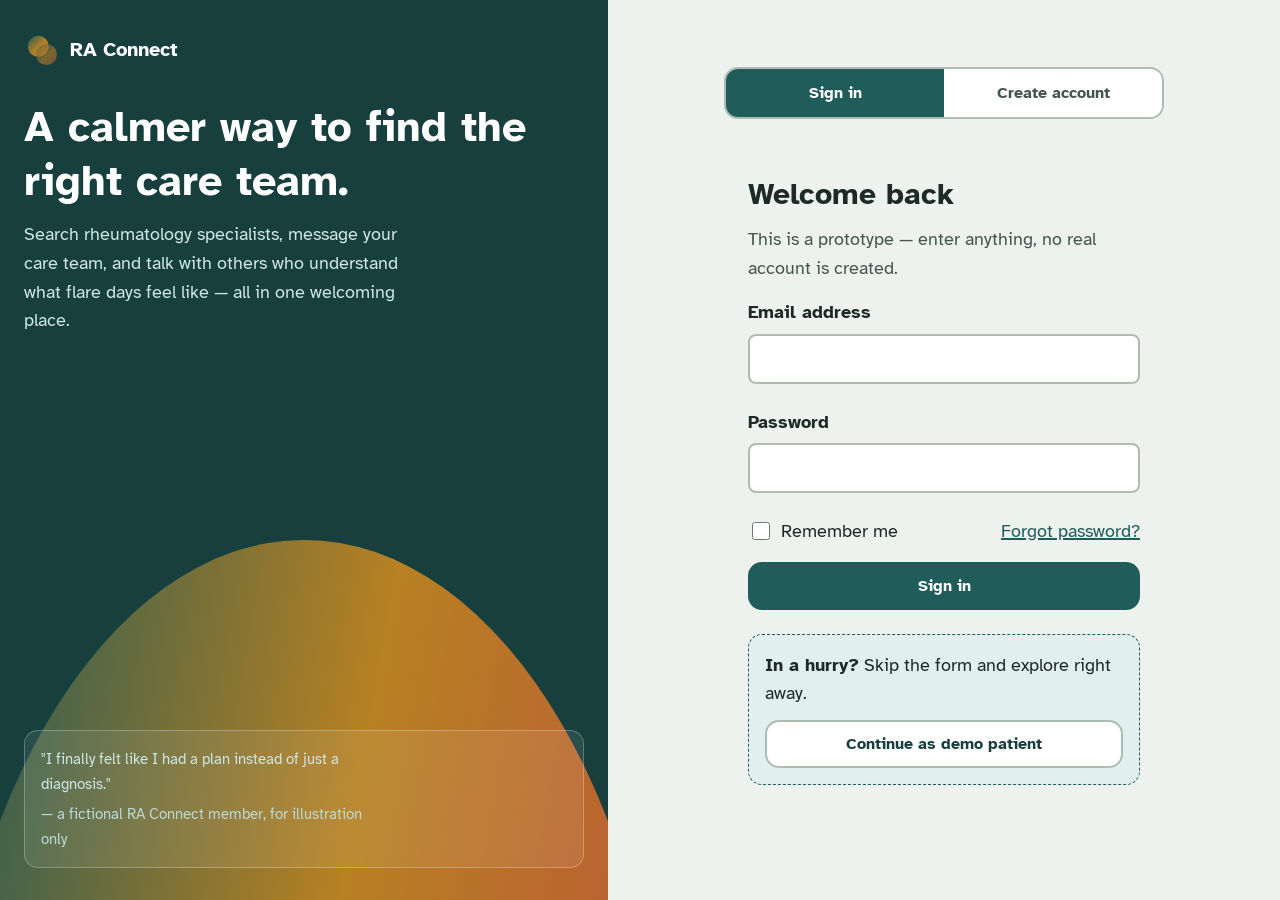
<file: index.html>
<!DOCTYPE html>
<html lang="en">
<head>
  <meta charset="UTF-8" />
  <meta name="viewport" content="width=device-width, initial-scale=1.0" />
  <title>Sign in — RA Connect</title>
  <meta name="description" content="RA Connect prototype — find rheumatoid arthritis specialists and connect with a supportive community." />
  <link rel="stylesheet" href="css/styles.css" />
  <link rel="stylesheet" href="css/pages.css" />
</head>
<body>
  <a class="skip-link" href="#main-content">Skip to main content</a>

  <div class="auth-shell">
    <section class="auth-promo" aria-hidden="false">
      <div class="auth-promo__top">
        <span class="brand">
          <svg class="brand__mark" viewBox="0 0 48 48" role="img" aria-label="RA Connect logo">
            <defs>
              <linearGradient id="logoGradient" x1="0%" y1="0%" x2="100%" y2="100%">
                <stop offset="0%" stop-color="#1f5c5a" />
                <stop offset="55%" stop-color="#c9881f" />
                <stop offset="100%" stop-color="#cf5a36" />
              </linearGradient>
            </defs>
            <circle cx="19" cy="19" r="14" fill="url(#logoGradient)" opacity="0.9" />
            <circle cx="30" cy="30" r="14" fill="url(#logoGradient)" opacity="0.55" />
          </svg>
          RA Connect
        </span>
        <h1>A calmer way to find the right care team.</h1>
        <p>Search rheumatology specialists, message your care team, and talk with others who understand what flare days feel like — all in one welcoming place.</p>
      </div>

      <div class="auth-promo__quote">
        <p class="mb-0">"I finally felt like I had a plan instead of just a diagnosis."</p>
        <p class="mb-0 text-soft" style="color:#bcd9d5; margin-top:0.4rem;">— a fictional RA Connect member, for illustration only</p>
      </div>

      <div class="auth-promo__arc" aria-hidden="true"></div>
    </section>

    <section class="auth-form-area">
      <div class="auth-card">
        <div class="auth-tabs" role="tablist" aria-label="Choose sign in or create account">
          <button type="button" role="tab" id="tab-signin" aria-selected="true" aria-controls="panel-signin" data-panel="signin">Sign in</button>
          <button type="button" role="tab" id="tab-signup" aria-selected="false" aria-controls="panel-signup" data-panel="signup">Create account</button>
        </div>

        <main id="main-content">
          <div id="panel-signin" class="auth-panel" role="tabpanel" aria-labelledby="tab-signin">
            <h2>Welcome back</h2>
            <p class="text-soft">This is a prototype — enter anything, no real account is created.</p>

            <form id="signin-form" novalidate>
              <div class="field">
                <label for="signin-email">Email address</label>
                <input type="email" id="signin-email" name="email" data-required autocomplete="email" />
                <p class="field-error" role="alert"></p>
              </div>

              <div class="field">
                <label for="signin-password">Password</label>
                <input type="password" id="signin-password" name="password" data-required autocomplete="current-password" />
                <p class="field-error" role="alert"></p>
              </div>

              <div class="row between" style="margin-bottom: 1rem;">
                <label class="row gap-1" style="font-weight:400;">
                  <input type="checkbox" style="width:18px;height:18px;" /> Remember me
                </label>
                <a href="#" onclick="alert('This is a prototype, so password recovery isn\'t wired up yet.'); return false;">Forgot password?</a>
              </div>

              <button type="submit" class="btn btn-primary btn-block">Sign in</button>
            </form>

            <div class="demo-callout">
              <p class="mb-0"><strong>In a hurry?</strong> Skip the form and explore right away.</p>
              <button type="button" id="demo-btn" class="btn btn-secondary btn-block" style="margin-top:0.75rem;">Continue as demo patient</button>
            </div>
          </div>

          <div id="panel-signup" class="auth-panel" role="tabpanel" aria-labelledby="tab-signup" hidden>
            <h2>Create your account</h2>
            <p class="text-soft">This is a prototype — nothing you enter is stored anywhere except your own browser.</p>

            <form id="signup-form" novalidate>
              <div class="field">
                <label for="signup-name">Full name</label>
                <input type="text" id="signup-name" name="name" data-required autocomplete="name" />
                <p class="field-error" role="alert"></p>
              </div>

              <div class="field">
                <label for="signup-email">Email address</label>
                <input type="email" id="signup-email" name="email" data-required autocomplete="email" />
                <p class="field-error" role="alert"></p>
              </div>

              <div class="field">
                <label for="signup-password">Create a password</label>
                <input type="password" id="signup-password" name="password" data-required autocomplete="new-password" />
                <p class="hint">Use at least 8 characters. This demo doesn't check strength.</p>
                <p class="field-error" role="alert"></p>
              </div>

              <div class="checkbox-row">
                <input type="checkbox" id="signup-terms" data-required />
                <label for="signup-terms" style="font-weight:400;">I understand this is a prototype and won't enter real medical information.</label>
                <p class="field-error" role="alert"></p>
              </div>

              <button type="submit" class="btn btn-primary btn-block">Create account</button>
            </form>
          </div>
        </main>
      </div>
    </section>
  </div>

  <script src="js/auth.js"></script>
</body>
</html>
</file>
<file: css/styles.css>
/* =========================================================
   RA Connect — Design tokens & base styles
   Design concept: "Daybreak" — moving from morning stiffness
   into an easier day. A calm, low-stimulation palette with
   one warm gradient signature, large touch targets, and
   Atkinson Hyperlegible (built for low-vision readability)
   as the typeface throughout.
   ========================================================= */

@import url('https://fonts.googleapis.com/css2?family=Atkinson+Hyperlegible:ital,wght@0,400;0,700;1,400&family=IBM+Plex+Mono:wght@500;600&display=swap');

:root {
  /* Color tokens */
  --ink: #1e2a28;
  --ink-soft: #44544f;
  --surface-bg: #eef2ef;
  --surface-card: #ffffff;
  --surface-sunken: #e3e9e4;
  --border: #d3ddd6;
  --border-strong: #aebcb3;

  --teal-deep: #1f5c5a;
  --teal-deeper: #163f3e;
  --teal-tint: #e1efee;

  --gold-warm: #c9881f;
  --gold-tint: #fbeed4;

  --coral-warm: #cf5a36;
  --coral-tint: #fbe6dd;

  --success: #2e7d52;
  --success-tint: #e2f1e8;
  --danger: #b3261e;
  --danger-tint: #fbe6e4;

  --focus-ring: #0c4f8c;

  /* Gradient signature: "Daybreak" */
  --daybreak: linear-gradient(100deg, var(--teal-deep) 0%, var(--gold-warm) 55%, var(--coral-warm) 100%);

  /* Type */
  --font-body: "Atkinson Hyperlegible", system-ui, -apple-system, "Segoe UI", sans-serif;
  --font-label: "IBM Plex Mono", "Courier New", monospace;

  /* Spacing & shape */
  --radius-sm: 8px;
  --radius-md: 14px;
  --radius-lg: 22px;
  --space-1: 0.5rem;
  --space-2: 0.75rem;
  --space-3: 1rem;
  --space-4: 1.5rem;
  --space-5: 2rem;
  --space-6: 3rem;

  --shadow-card: 0 2px 4px rgba(20, 35, 33, 0.06), 0 8px 24px rgba(20, 35, 33, 0.07);
  --max-content: 1120px;
}

/* ---------- Reset ---------- */
*,
*::before,
*::after {
  box-sizing: border-box;
}

html {
  -webkit-text-size-adjust: 100%;
}

body {
  margin: 0;
  background: var(--surface-bg);
  color: var(--ink);
  font-family: var(--font-body);
  font-size: 18px;
  line-height: 1.6;
  -webkit-font-smoothing: antialiased;
}

img,
svg {
  max-width: 100%;
  display: block;
}

h1, h2, h3, h4 {
  line-height: 1.25;
  font-weight: 700;
  margin: 0 0 var(--space-2);
}

h1 { font-size: clamp(1.9rem, 2.4vw + 1rem, 2.7rem); }
h2 { font-size: clamp(1.5rem, 1.4vw + 1rem, 1.9rem); }
h3 { font-size: 1.25rem; }

p { margin: 0 0 var(--space-3); }

a {
  color: var(--teal-deep);
  text-decoration-thickness: 2px;
}

ul { margin: 0; padding: 0; }
li { list-style: none; }

button {
  font-family: inherit;
}

/* ---------- Accessibility helpers ---------- */
.skip-link {
  position: absolute;
  left: -999px;
  top: 0;
  background: var(--teal-deeper);
  color: #fff;
  padding: 0.75rem 1.25rem;
  border-radius: 0 0 var(--radius-sm) 0;
  z-index: 100;
  font-weight: 700;
}
.skip-link:focus {
  left: 0;
}

.visually-hidden {
  position: absolute !important;
  width: 1px; height: 1px;
  overflow: hidden;
  clip: rect(0 0 0 0);
  white-space: nowrap;
}

:focus-visible {
  outline: 3px solid var(--focus-ring);
  outline-offset: 3px;
  border-radius: 4px;
}

@media (prefers-reduced-motion: reduce) {
  *, *::before, *::after {
    animation-duration: 0.001ms !important;
    animation-iteration-count: 1 !important;
    transition-duration: 0.001ms !important;
    scroll-behavior: auto !important;
  }
}

/* ---------- Layout shell ---------- */
.app-header {
  background: var(--surface-card);
  border-bottom: 1px solid var(--border);
}

.app-header__bar {
  max-width: var(--max-content);
  margin: 0 auto;
  display: flex;
  align-items: center;
  justify-content: space-between;
  gap: var(--space-3);
  padding: var(--space-3) var(--space-4);
}

.brand {
  display: flex;
  align-items: center;
  gap: 0.6rem;
  font-weight: 700;
  font-size: 1.25rem;
  color: var(--ink);
  text-decoration: none;
}

.brand:hover { color: var(--teal-deep); }

.brand__mark {
  width: 36px;
  height: 36px;
  flex-shrink: 0;
}

.main-nav {
  display: flex;
  align-items: center;
  gap: var(--space-1);
}

.main-nav__list {
  display: flex;
  gap: 0.25rem;
}

.main-nav__link {
  display: inline-flex;
  align-items: center;
  gap: 0.4rem;
  padding: 0.6rem 0.9rem;
  border-radius: var(--radius-sm);
  color: var(--ink-soft);
  text-decoration: none;
  font-weight: 700;
  min-height: 44px;
}

.main-nav__link:hover {
  background: var(--teal-tint);
  color: var(--teal-deeper);
}

.main-nav__link[aria-current="page"] {
  background: var(--teal-deep);
  color: #fff;
}

.nav-toggle {
  display: none;
}

.disclaimer-banner {
  background: var(--gold-tint);
  border-bottom: 1px solid var(--border);
  color: var(--ink);
}

.disclaimer-banner__inner {
  max-width: var(--max-content);
  margin: 0 auto;
  padding: 0.6rem 1.5rem;
  font-size: 0.92rem;
  display: flex;
  gap: 0.5rem;
  align-items: flex-start;
}

.disclaimer-banner strong { color: var(--teal-deeper); }

main {
  max-width: var(--max-content);
  margin: 0 auto;
  padding: var(--space-5) var(--space-4) var(--space-6);
}

.app-footer {
  border-top: 1px solid var(--border);
  background: var(--surface-card);
  margin-top: auto;
}

.app-footer__inner {
  max-width: var(--max-content);
  margin: 0 auto;
  padding: var(--space-4);
  font-size: 0.9rem;
  color: var(--ink-soft);
  display: flex;
  flex-wrap: wrap;
  gap: var(--space-2);
  justify-content: space-between;
}

.page-shell {
  min-height: 100vh;
  display: flex;
  flex-direction: column;
}

/* ---------- Daybreak accent ---------- */
.daybreak-bar {
  height: 6px;
  background: var(--daybreak);
}

.daybreak-arc {
  display: block;
  width: 100%;
}

/* ---------- Eyebrow / label ---------- */
.eyebrow {
  font-family: var(--font-label);
  text-transform: uppercase;
  letter-spacing: 0.08em;
  font-size: 0.74rem;
  font-weight: 600;
  color: var(--teal-deeper);
}

/* ---------- Buttons ---------- */
.btn {
  display: inline-flex;
  align-items: center;
  justify-content: center;
  gap: 0.5rem;
  min-height: 48px;
  padding: 0.7rem 1.4rem;
  border-radius: var(--radius-md);
  border: 2px solid transparent;
  font-weight: 700;
  font-size: 1rem;
  cursor: pointer;
  text-decoration: none;
  transition: transform 0.08s ease, background-color 0.15s ease, box-shadow 0.15s ease;
}

.btn:active { transform: translateY(1px); }

.btn-primary {
  background: var(--teal-deep);
  color: #fff;
}
.btn-primary:hover { background: var(--teal-deeper); }

.btn-secondary {
  background: var(--surface-card);
  color: var(--teal-deeper);
  border-color: var(--border-strong);
}
.btn-secondary:hover { background: var(--teal-tint); }

.btn-ghost {
  background: transparent;
  color: var(--ink-soft);
}
.btn-ghost:hover { background: var(--surface-sunken); }

.btn-danger-ghost {
  background: transparent;
  color: var(--danger);
}
.btn-danger-ghost:hover { background: var(--danger-tint); }

.btn-block { width: 100%; }

.btn[disabled] {
  opacity: 0.55;
  cursor: not-allowed;
}

.btn-sm {
  min-height: 40px;
  padding: 0.45rem 0.9rem;
  font-size: 0.92rem;
}

/* ---------- Forms ---------- */
.field {
  margin-bottom: var(--space-4);
}

.field label {
  display: block;
  font-weight: 700;
  margin-bottom: 0.4rem;
}

.field .hint {
  font-size: 0.85rem;
  color: var(--ink-soft);
  margin-top: 0.3rem;
}

.field input[type="text"],
.field input[type="email"],
.field input[type="password"],
.field input[type="search"],
.field input[type="tel"],
.field select,
.field textarea {
  width: 100%;
  min-height: 50px;
  padding: 0.7rem 0.9rem;
  border: 2px solid var(--border-strong);
  border-radius: var(--radius-sm);
  background: var(--surface-card);
  color: var(--ink);
  font-family: inherit;
  font-size: 1rem;
}

.field textarea {
  min-height: 110px;
  resize: vertical;
}

.field input:focus-visible,
.field select:focus-visible,
.field textarea:focus-visible {
  border-color: var(--focus-ring);
}

.field-error {
  color: var(--danger);
  font-weight: 700;
  font-size: 0.88rem;
  margin-top: 0.35rem;
  display: none;
}

.field.has-error input,
.field.has-error textarea {
  border-color: var(--danger);
}

.field.has-error .field-error {
  display: block;
}

.checkbox-row {
  display: flex;
  align-items: flex-start;
  gap: 0.6rem;
  margin-bottom: var(--space-3);
}

.checkbox-row.has-error input[type="checkbox"] {
  outline: 2px solid var(--danger);
  outline-offset: 2px;
}

.checkbox-row.has-error .field-error {
  display: block;
  margin-top: 0;
  flex-basis: 100%;
}

.checkbox-row input[type="checkbox"] {
  width: 22px;
  height: 22px;
  margin-top: 0.1rem;
  accent-color: var(--teal-deep);
  flex-shrink: 0;
}

.form-status {
  border-radius: var(--radius-sm);
  padding: 0.8rem 1rem;
  font-weight: 700;
  margin-bottom: var(--space-3);
}
.form-status.success { background: var(--success-tint); color: var(--success); }
.form-status.error { background: var(--danger-tint); color: var(--danger); }

/* ---------- Cards ---------- */
.card {
  background: var(--surface-card);
  border: 1px solid var(--border);
  border-radius: var(--radius-lg);
  box-shadow: var(--shadow-card);
}

.card-pad { padding: var(--space-4); }

/* ---------- Pills / badges ---------- */
.pill {
  display: inline-flex;
  align-items: center;
  gap: 0.3rem;
  font-family: var(--font-label);
  font-size: 0.72rem;
  font-weight: 600;
  letter-spacing: 0.04em;
  text-transform: uppercase;
  padding: 0.3rem 0.65rem;
  border-radius: 999px;
}

.pill-teal { background: var(--teal-tint); color: var(--teal-deeper); }
.pill-gold { background: var(--gold-tint); color: #7a5310; }
.pill-coral { background: var(--coral-tint); color: var(--coral-warm); }
.pill-success { background: var(--success-tint); color: var(--success); }
.pill-outline { background: transparent; border: 1.5px solid var(--border-strong); color: var(--ink-soft); }

/* ---------- Avatar ---------- */
.avatar {
  border-radius: 50%;
  display: inline-flex;
  align-items: center;
  justify-content: center;
  color: #fff;
  font-weight: 700;
  font-family: var(--font-label);
  flex-shrink: 0;
}

.avatar-md { width: 56px; height: 56px; font-size: 1.05rem; }
.avatar-sm { width: 40px; height: 40px; font-size: 0.85rem; }
.avatar-lg { width: 72px; height: 72px; font-size: 1.3rem; }

/* ---------- Utility ---------- */
.stack { display: flex; flex-direction: column; }
.gap-1 { gap: var(--space-1); }
.gap-2 { gap: var(--space-2); }
.gap-3 { gap: var(--space-3); }
.gap-4 { gap: var(--space-4); }
.row { display: flex; align-items: center; }
.row-wrap { display: flex; flex-wrap: wrap; }
.between { justify-content: space-between; }
.center { align-items: center; }
.text-soft { color: var(--ink-soft); }
.mt-0 { margin-top: 0; }
.mb-0 { margin-bottom: 0; }
.sr-live { position: absolute; left: -9999px; }

.empty-state {
  text-align: center;
  padding: var(--space-6) var(--space-4);
  color: var(--ink-soft);
}
.empty-state h3 { color: var(--ink); }

/* ---------- Responsive ---------- */
@media (max-width: 760px) {
  .main-nav__list {
    position: absolute;
    top: 100%;
    left: 0;
    right: 0;
    background: var(--surface-card);
    border-bottom: 1px solid var(--border);
    flex-direction: column;
    padding: var(--space-2);
    display: none;
    box-shadow: var(--shadow-card);
  }
  .main-nav__list.is-open { display: flex; }
  .main-nav__link { width: 100%; }
  .nav-toggle {
    display: inline-flex;
    align-items: center;
    justify-content: center;
    width: 48px;
    height: 48px;
    border-radius: var(--radius-sm);
    border: 2px solid var(--border-strong);
    background: var(--surface-card);
  }
  .app-header__bar { position: relative; }
  main { padding: var(--space-4) var(--space-3) var(--space-5); }
}
</file>
<file: css/pages.css>
/* =========================================================
   RA Connect — page-specific layouts
   ========================================================= */

/* ---------- Auth (sign in / create account) ---------- */
.auth-shell {
  min-height: 100vh;
  display: grid;
  grid-template-columns: 1fr;
}

@media (min-width: 880px) {
  .auth-shell { grid-template-columns: 0.95fr 1.05fr; }
}

.auth-promo {
  background: var(--teal-deeper);
  color: #fff;
  padding: var(--space-5) var(--space-4);
  display: flex;
  flex-direction: column;
  justify-content: space-between;
  position: relative;
  overflow: hidden;
}

.auth-promo__top { position: relative; z-index: 2; }
.auth-promo .brand { color: #fff; margin-bottom: var(--space-5); }
.auth-promo h1 { color: #fff; max-width: 18ch; }
.auth-promo p { color: #cfe6e3; max-width: 34ch; }

.auth-promo__arc {
  position: absolute;
  inset: auto -10% -30% -10%;
  height: 70%;
  background: var(--daybreak);
  opacity: 0.9;
  border-radius: 50% 50% 0 0 / 100% 100% 0 0;
  z-index: 1;
}

.auth-promo__quote {
  position: relative;
  z-index: 2;
  background: rgba(255,255,255,0.08);
  border: 1px solid rgba(255,255,255,0.25);
  border-radius: var(--radius-md);
  padding: var(--space-3);
  font-size: 0.95rem;
}

.auth-form-area {
  display: flex;
  align-items: center;
  justify-content: center;
  padding: var(--space-5) var(--space-4);
}

.auth-card {
  width: 100%;
  max-width: 440px;
}

.auth-tabs {
  display: flex;
  border: 2px solid var(--border-strong);
  border-radius: var(--radius-md);
  overflow: hidden;
  margin-bottom: var(--space-4);
}

.auth-tabs button {
  flex: 1;
  background: var(--surface-card);
  border: none;
  padding: 0.75rem;
  font-weight: 700;
  font-size: 1rem;
  min-height: 48px;
  cursor: pointer;
  color: var(--ink-soft);
}

.auth-tabs button[aria-selected="true"] {
  background: var(--teal-deep);
  color: #fff;
}

.auth-panel[hidden] { display: none; }

.demo-callout {
  background: var(--teal-tint);
  border: 1px dashed var(--teal-deep);
  border-radius: var(--radius-md);
  padding: var(--space-3);
  margin-top: var(--space-4);
}

/* ---------- Dashboard ---------- */
.welcome-banner {
  background: var(--surface-card);
  border: 1px solid var(--border);
  border-radius: var(--radius-lg);
  box-shadow: var(--shadow-card);
  padding: var(--space-4);
  margin-bottom: var(--space-5);
  position: relative;
  overflow: hidden;
}

.welcome-banner .daybreak-bar {
  position: absolute;
  top: 0; left: 0; right: 0;
  border-radius: var(--radius-lg) var(--radius-lg) 0 0;
}

.welcome-banner__body { margin-top: var(--space-2); }

.tile-grid {
  display: grid;
  grid-template-columns: repeat(3, 1fr);
  gap: var(--space-4);
  margin-bottom: var(--space-5);
}

@media (max-width: 880px) {
  .tile-grid { grid-template-columns: 1fr; }
}

.tile {
  display: block;
  background: var(--surface-card);
  border: 1px solid var(--border);
  border-radius: var(--radius-lg);
  box-shadow: var(--shadow-card);
  padding: var(--space-4);
  text-decoration: none;
  color: var(--ink);
  transition: transform 0.12s ease, box-shadow 0.12s ease;
}

.tile:hover {
  transform: translateY(-3px);
  box-shadow: 0 12px 28px rgba(20,35,33,0.12);
}

.tile__icon {
  width: 52px;
  height: 52px;
  border-radius: var(--radius-md);
  display: flex;
  align-items: center;
  justify-content: center;
  margin-bottom: var(--space-2);
}

.tile__icon svg { width: 28px; height: 28px; }

.tile--teal .tile__icon { background: var(--teal-tint); color: var(--teal-deeper); }
.tile--gold .tile__icon { background: var(--gold-tint); color: #7a5310; }
.tile--coral .tile__icon { background: var(--coral-tint); color: var(--coral-warm); }

.dash-columns {
  display: grid;
  grid-template-columns: 1.4fr 1fr;
  gap: var(--space-4);
}
@media (max-width: 880px) {
  .dash-columns { grid-template-columns: 1fr; }
}

.list-row {
  display: flex;
  align-items: center;
  gap: var(--space-3);
  padding: var(--space-3) 0;
  border-bottom: 1px solid var(--border);
}
.list-row:last-child { border-bottom: none; }

/* ---------- Directory ---------- */
.directory-toolbar {
  background: var(--surface-card);
  border: 1px solid var(--border);
  border-radius: var(--radius-lg);
  box-shadow: var(--shadow-card);
  padding: var(--space-4);
  margin-bottom: var(--space-4);
}

.toolbar-grid {
  display: grid;
  grid-template-columns: 2fr 1fr 1fr;
  gap: var(--space-3);
  align-items: start;
}
@media (max-width: 760px) {
  .toolbar-grid { grid-template-columns: 1fr; }
}

.filter-chip-row {
  display: flex;
  flex-wrap: wrap;
  gap: 0.5rem;
  margin-top: var(--space-3);
}

.filter-chip {
  border: 2px solid var(--border-strong);
  background: var(--surface-card);
  border-radius: 999px;
  padding: 0.45rem 0.9rem;
  font-weight: 700;
  font-size: 0.88rem;
  cursor: pointer;
  min-height: 40px;
}

.filter-chip[aria-pressed="true"] {
  background: var(--teal-deep);
  border-color: var(--teal-deep);
  color: #fff;
}

.results-meta {
  margin-bottom: var(--space-3);
  color: var(--ink-soft);
  font-weight: 700;
}

.doctor-grid {
  display: grid;
  grid-template-columns: repeat(2, 1fr);
  gap: var(--space-4);
}
@media (max-width: 760px) {
  .doctor-grid { grid-template-columns: 1fr; }
}

.doctor-card {
  background: var(--surface-card);
  border: 1px solid var(--border);
  border-radius: var(--radius-lg);
  box-shadow: var(--shadow-card);
  padding: var(--space-4);
  display: flex;
  flex-direction: column;
  gap: var(--space-2);
}

.doctor-card__head {
  display: flex;
  gap: var(--space-3);
  align-items: flex-start;
}

.doctor-card__name { margin-bottom: 0.1rem; }

.doctor-card__meta {
  font-size: 0.95rem;
  color: var(--ink-soft);
}

.doctor-card__pills {
  display: flex;
  flex-wrap: wrap;
  gap: 0.4rem;
  margin: var(--space-1) 0 var(--space-1);
}

.doctor-card__actions {
  display: flex;
  gap: var(--space-2);
  margin-top: var(--space-2);
  flex-wrap: wrap;
}

.doctor-card__contact {
  font-size: 0.92rem;
  color: var(--ink-soft);
}

/* Doctor profile modal/dialog */
.profile-dialog {
  border: none;
  border-radius: var(--radius-lg);
  padding: 0;
  max-width: 560px;
  width: calc(100% - 2rem);
  box-shadow: 0 20px 50px rgba(0,0,0,0.25);
}
.profile-dialog::backdrop {
  background: rgba(20, 35, 33, 0.55);
}
.profile-dialog__inner { padding: var(--space-4); }
.profile-dialog__close {
  float: right;
}

/* ---------- Messages ---------- */
.messages-shell {
  display: grid;
  grid-template-columns: 320px 1fr;
  gap: var(--space-4);
  height: calc(100vh - 230px);
  min-height: 480px;
}
@media (max-width: 880px) {
  .messages-shell { grid-template-columns: 1fr; height: auto; }
  .chat-panel { min-height: 420px; }
  .chat-thread { max-height: 50vh; }
}

.conversation-list {
  background: var(--surface-card);
  border: 1px solid var(--border);
  border-radius: var(--radius-lg);
  box-shadow: var(--shadow-card);
  overflow-y: auto;
}

.conversation-item {
  width: 100%;
  display: flex;
  gap: var(--space-2);
  align-items: flex-start;
  padding: var(--space-3);
  background: transparent;
  border: none;
  border-bottom: 1px solid var(--border);
  text-align: left;
  cursor: pointer;
}

.conversation-item:hover { background: var(--teal-tint); }
.conversation-item[aria-current="true"] { background: var(--teal-tint); border-left: 4px solid var(--teal-deep); }

.conversation-item__name { font-weight: 700; }
.conversation-item__preview {
  font-size: 0.88rem;
  color: var(--ink-soft);
  display: block;
  margin-top: 0.15rem;
  overflow: hidden;
  text-overflow: ellipsis;
  white-space: nowrap;
}

.conversation-item__unread {
  background: var(--coral-warm);
  color: #fff;
  border-radius: 999px;
  font-size: 0.72rem;
  font-weight: 700;
  padding: 0.1rem 0.5rem;
  margin-left: auto;
  flex-shrink: 0;
}

.chat-panel {
  background: var(--surface-card);
  border: 1px solid var(--border);
  border-radius: var(--radius-lg);
  box-shadow: var(--shadow-card);
  display: flex;
  flex-direction: column;
  overflow: hidden;
}

.chat-panel__header {
  display: flex;
  align-items: center;
  gap: var(--space-2);
  padding: var(--space-3) var(--space-4);
  border-bottom: 1px solid var(--border);
}

.chat-panel__back {
  display: none;
}
@media (max-width: 880px) {
  .chat-panel__back { display: inline-flex; }
}

.chat-thread {
  flex: 1;
  overflow-y: auto;
  padding: var(--space-4);
  display: flex;
  flex-direction: column;
  gap: var(--space-2);
}

.chat-bubble {
  max-width: 75%;
  padding: 0.7rem 1rem;
  border-radius: var(--radius-md);
  line-height: 1.5;
}

.chat-bubble__time {
  display: block;
  font-family: var(--font-label);
  font-size: 0.68rem;
  margin-top: 0.3rem;
  opacity: 0.75;
}

.chat-bubble--them {
  background: var(--surface-sunken);
  align-self: flex-start;
  border-bottom-left-radius: 4px;
}

.chat-bubble--me {
  background: var(--teal-deep);
  color: #fff;
  align-self: flex-end;
  border-bottom-right-radius: 4px;
}

.chat-typing {
  font-size: 0.85rem;
  color: var(--ink-soft);
  font-style: italic;
  padding: 0 var(--space-4);
  min-height: 1.4rem;
}

.chat-composer {
  display: flex;
  gap: var(--space-2);
  padding: var(--space-3);
  border-top: 1px solid var(--border);
}

.chat-composer textarea {
  flex: 1;
  resize: none;
  min-height: 50px;
  max-height: 140px;
  border: 2px solid var(--border-strong);
  border-radius: var(--radius-sm);
  padding: 0.7rem 0.9rem;
  font-family: inherit;
  font-size: 1rem;
}

/* ---------- Community ---------- */
.community-shell {
  display: grid;
  grid-template-columns: 280px 1fr;
  gap: var(--space-4);
}
@media (max-width: 880px) {
  .community-shell { grid-template-columns: 1fr; }
}

.channel-list {
  background: var(--surface-card);
  border: 1px solid var(--border);
  border-radius: var(--radius-lg);
  box-shadow: var(--shadow-card);
  padding: var(--space-2);
  align-self: start;
}

.channel-item {
  width: 100%;
  display: flex;
  flex-direction: column;
  gap: 0.15rem;
  align-items: flex-start;
  background: transparent;
  border: none;
  border-radius: var(--radius-sm);
  padding: var(--space-2) var(--space-2);
  text-align: left;
  cursor: pointer;
  min-height: 56px;
}

.channel-item:hover { background: var(--teal-tint); }
.channel-item[aria-current="true"] { background: var(--teal-deep); color: #fff; }
.channel-item[aria-current="true"] .channel-item__desc { color: #d8ece9; }

.channel-item__name { font-weight: 700; }
.channel-item__desc { font-size: 0.82rem; color: var(--ink-soft); }

.post-composer {
  background: var(--surface-card);
  border: 1px solid var(--border);
  border-radius: var(--radius-lg);
  box-shadow: var(--shadow-card);
  padding: var(--space-4);
  margin-bottom: var(--space-4);
}

.post-card {
  background: var(--surface-card);
  border: 1px solid var(--border);
  border-radius: var(--radius-lg);
  box-shadow: var(--shadow-card);
  padding: var(--space-4);
  margin-bottom: var(--space-3);
}

.post-card__head {
  display: flex;
  gap: var(--space-2);
  align-items: center;
  margin-bottom: var(--space-2);
}

.post-card__name { font-weight: 700; }
.post-card__time {
  font-family: var(--font-label);
  font-size: 0.75rem;
  color: var(--ink-soft);
}

.post-card__replies {
  margin-top: var(--space-3);
  padding-left: var(--space-4);
  border-left: 3px solid var(--border);
  display: flex;
  flex-direction: column;
  gap: var(--space-2);
}

.reply-form {
  display: flex;
  gap: var(--space-2);
  margin-top: var(--space-3);
}

.reply-form textarea {
  flex: 1;
  min-height: 46px;
  max-height: 120px;
  resize: vertical;
  border: 2px solid var(--border-strong);
  border-radius: var(--radius-sm);
  padding: 0.55rem 0.8rem;
  font-family: inherit;
  font-size: 0.95rem;
}

.post-card__actions {
  display: flex;
  gap: var(--space-3);
  align-items: center;
}

.like-btn {
  background: transparent;
  border: none;
  cursor: pointer;
  display: inline-flex;
  align-items: center;
  gap: 0.3rem;
  color: var(--ink-soft);
  font-weight: 700;
  min-height: 40px;
  padding: 0.2rem 0.5rem;
  border-radius: var(--radius-sm);
}
.like-btn:hover { background: var(--surface-sunken); }
.like-btn[aria-pressed="true"] { color: var(--coral-warm); }
</file>
